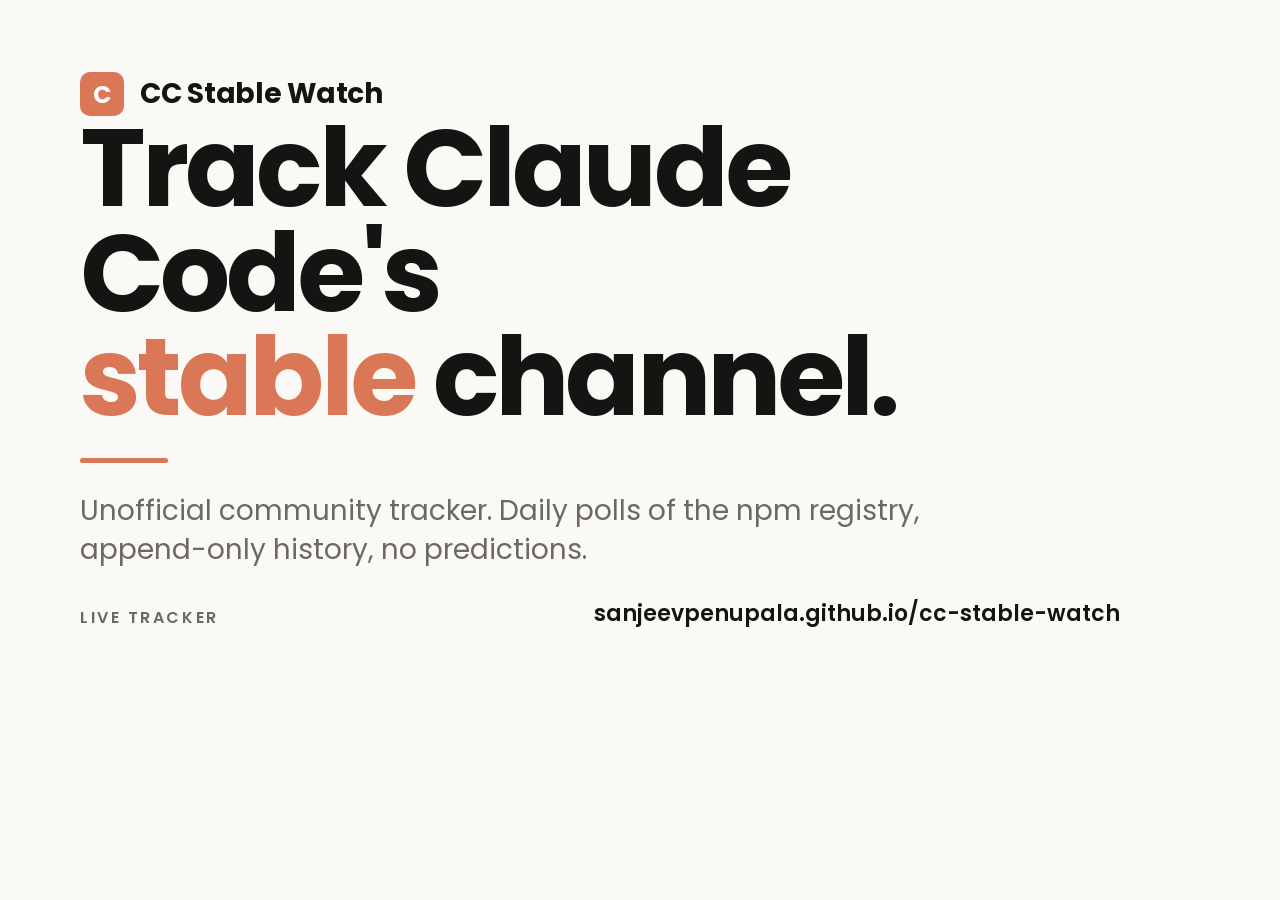
<file: scripts/og-template.html>
<!DOCTYPE html>
<html lang="en">
  <head>
    <meta charset="utf-8" />
    <link
      href="https://fonts.googleapis.com/css2?family=Poppins:wght@400;600;700&display=swap"
      rel="stylesheet"
    />
    <style>
      * {
        box-sizing: border-box;
      }
      html,
      body {
        margin: 0;
        padding: 0;
      }
      body {
        width: 1200px;
        height: 630px;
        background: #faf9f5;
        color: #141413;
        font-family: "Poppins", system-ui, -apple-system, "Segoe UI", sans-serif;
        -webkit-font-smoothing: antialiased;
        padding: 72px 80px;
        display: flex;
        flex-direction: column;
        justify-content: space-between;
      }
      .top {
        display: flex;
        align-items: center;
        gap: 16px;
        font-weight: 700;
        font-size: 28px;
        letter-spacing: -0.01em;
      }
      .mark {
        width: 44px;
        height: 44px;
        border-radius: 10px;
        background: #d97757;
        color: #ffffff;
        display: inline-flex;
        align-items: center;
        justify-content: center;
        font-weight: 700;
        font-size: 24px;
      }
      .display {
        font-weight: 700;
        font-size: 110px;
        line-height: 0.95;
        letter-spacing: -0.035em;
        color: #141413;
        margin: 0;
        max-width: 1040px;
      }
      .display em {
        font-style: normal;
        color: #d97757;
      }
      .rule {
        width: 88px;
        height: 5px;
        background: #d97757;
        border-radius: 999px;
        margin: 28px 0 24px;
      }
      .subhead {
        font-weight: 400;
        font-size: 28px;
        color: #6b6962;
        max-width: 880px;
        line-height: 1.4;
      }
      .bottom {
        display: flex;
        justify-content: space-between;
        align-items: flex-end;
        font-size: 22px;
        color: #6b6962;
      }
      .url {
        font-weight: 600;
        color: #141413;
        font-variant-numeric: tabular-nums;
      }
      .label {
        text-transform: uppercase;
        letter-spacing: 0.16em;
        font-size: 16px;
        font-weight: 600;
      }
    </style>
  </head>
  <body>
    <div class="top">
      <span class="mark">C</span>
      <span>CC Stable Watch</span>
    </div>

    <div>
      <h1 class="display">
        Track Claude Code's<br /><em>stable</em> channel.
      </h1>
      <div class="rule"></div>
      <p class="subhead">
        Unofficial community tracker. Daily polls of the npm registry,
        append-only history, no predictions.
      </p>
    </div>

    <div class="bottom">
      <span class="label">Live tracker</span>
      <span class="url">sanjeevpenupala.github.io/cc-stable-watch</span>
    </div>
  </body>
</html>
</file>
